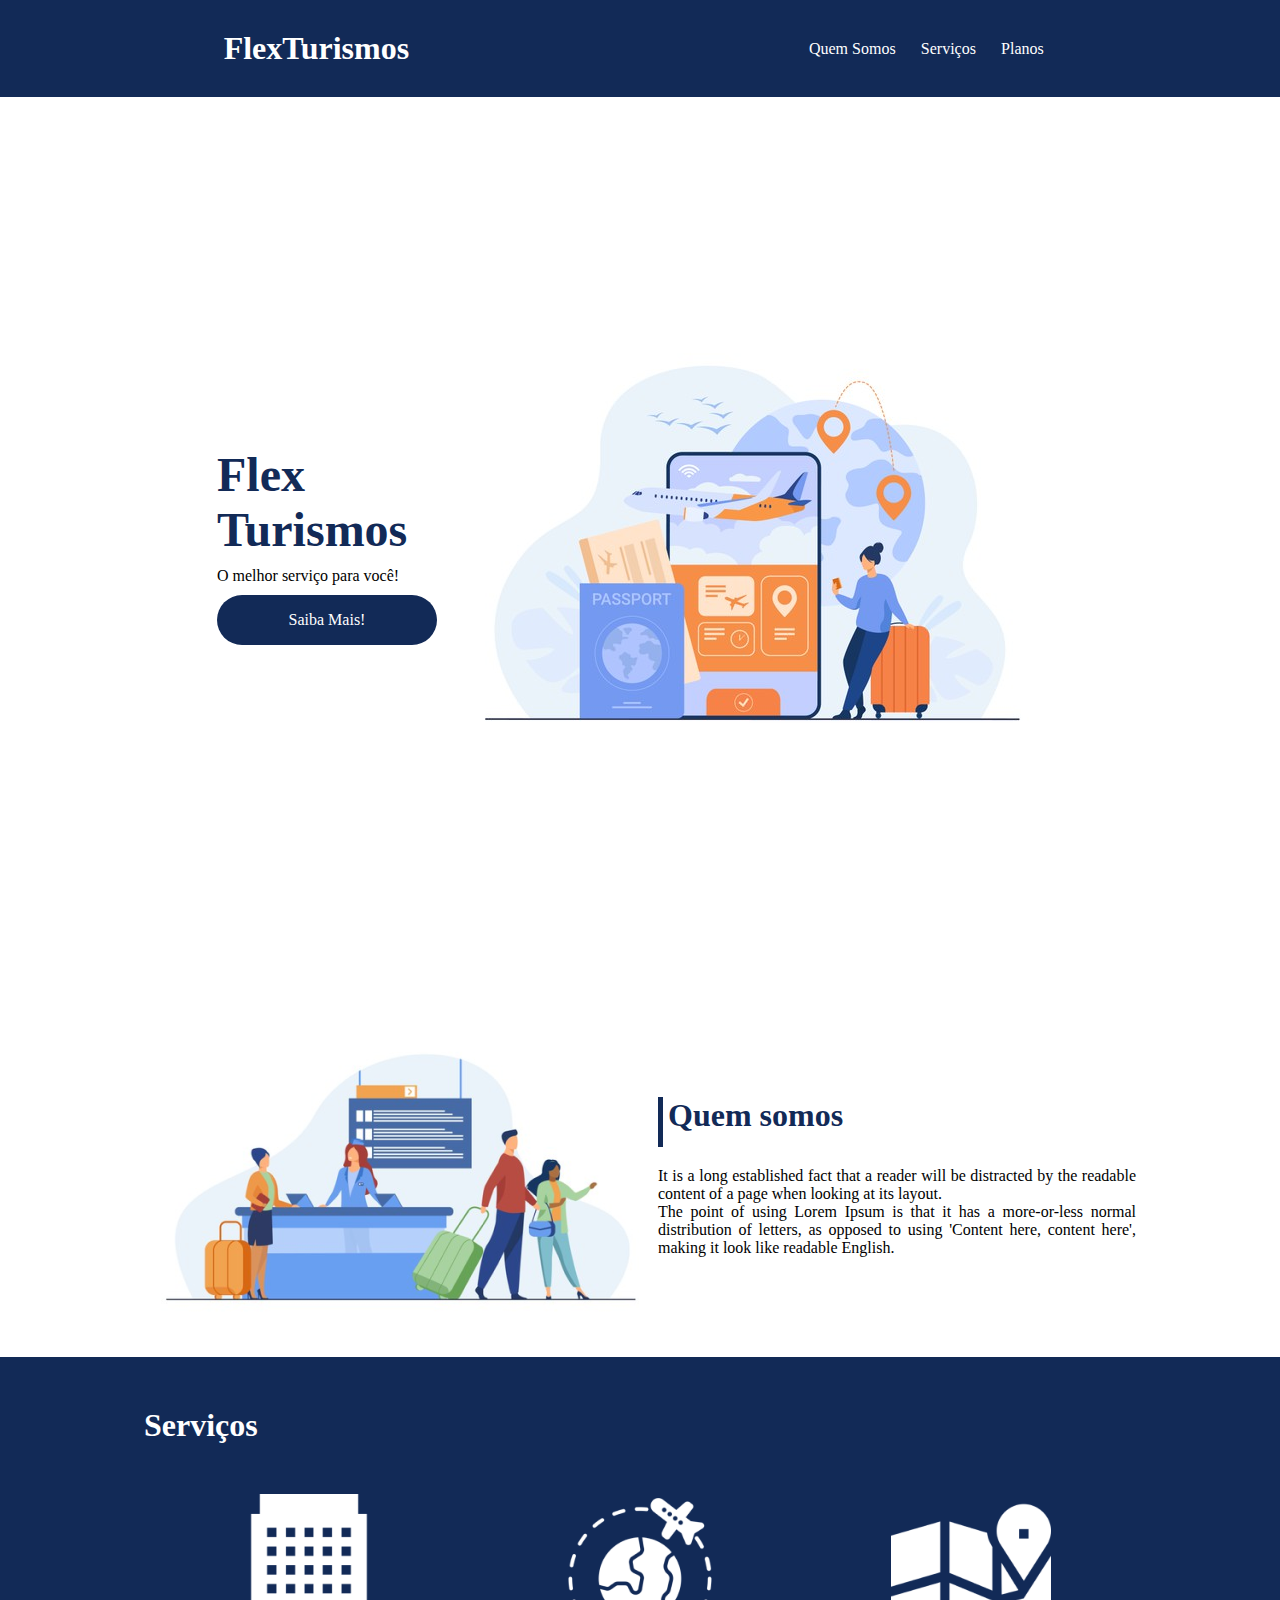
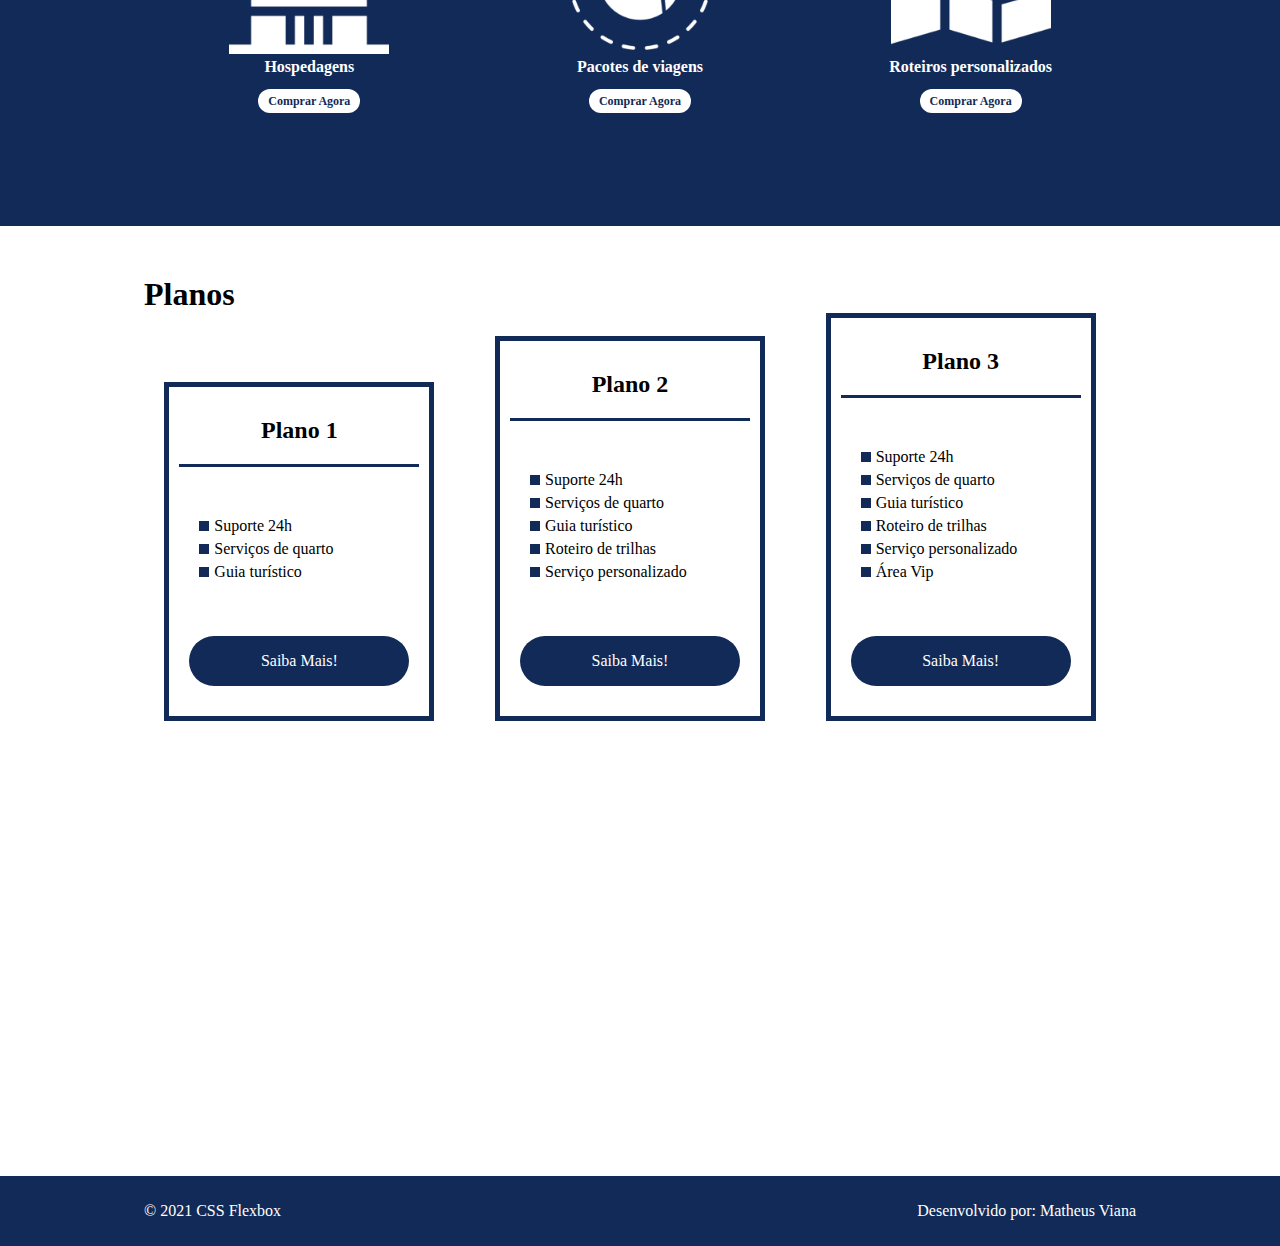
<file: Flex Projeto/index.html>
<!DOCTYPE html>
<html lang="pt-br">

<head>
    <meta charset="UTF-8">
    <meta name="viewport" content="width=device-width, initial-scale=1.0">
    <title>Flex Turismos</title>
    <link rel="stylesheet" href="./style.css">
</head>

<body>
    <header>
        <div class="menu">
            <div>
                <h1>FlexTurismos</h1>
            </div>
            <ul class="list-items">
                <li><a href="#quem-somos">Quem Somos</a></li>
                <li><a href="#servicos">Serviços</a></li>
                <li><a href="#planos">Planos</a></li>
            </ul>
        </div>

    </header>

    <main>

        <div class="flex-container apresentacao">
            <div class="texto-apresentacao">
                <h1>Flex <br>Turismos</h1>
                <p>O melhor serviço para você!</p>
                <a class="btn" href="">Saiba Mais!</a>
            </div>

            <div>
                <div><img src="./images/0-main.png" alt="banner de apresentação"></div>
            </div>
        </div>

        <div id="quem_somos" class="flex-container">
            <div>
                <img src="./images/1-quem-somos.png" alt="balcão de atendimento">
            </div>

            <div>
                <h2>Quem somos</h2>
                <p>It is a long established fact that a reader will be distracted by the readable content of a page when
                    looking at its layout. </p>
                <p>The point of using Lorem Ipsum is that it has a more-or-less normal distribution of letters, as
                    opposed
                    to using 'Content here, content here', making it look like readable English.</p>
            </div>
        </div>

        <div class="container-externo">

            <div class="flex-container" id="servicos">
                <div>
                    <h2>Serviços</h2>
                </div>

                <div class="list-servicos">
                    <div class="item-servico">
                        <div><img src="./images/icon-2.png" alt="hospedagens"></div>
                        <p>Hospedagens</p>
                        <a href="#">Comprar Agora</a>
                    </div>

                    <div class="item-servico">
                        <div><img src="./images/icon-1.png" alt="pacote de viagens"></div>
                        <p>Pacotes de viagens</p>
                        <a href="#">Comprar Agora</a>
                    </div>

                    <div class="item-servico">
                        <div><img src="./images/icon-3.png" alt="roteiros personalizados"></div>
                        <p>Roteiros personalizados</p>
                        <a href="#">Comprar Agora</a>
                    </div>

                </div>
            </div>
        </div>

        <div id="planos" class="flex-container">

            <div>
                <h2>Planos</h2>
            </div>

            <div class="list-planos">

                <div class="item-plano">
                    <h3>Plano 1</h3>
                    <ul>
                        <li>Suporte 24h</li>
                        <li>Serviços de quarto</li>
                        <li>Guia turístico</li>
                    </ul>
                    <a class="btn" href="#">Saiba Mais!</a>
                </div>

                <div class="item-plano">
                    <h3>Plano 2</h3>
                    <ul>
                        <li>Suporte 24h</li>
                        <li>Serviços de quarto</li>
                        <li>Guia turístico</li>
                        <li>Roteiro de trilhas</li>
                        <li>Serviço personalizado</li>
                    </ul>
                    <a class="btn" href="#">Saiba Mais!</a>
                </div>

                <div class="item-plano">
                    <h3>Plano 3</h3>
                    <ul>
                        <li>Suporte 24h</li>
                        <li>Serviços de quarto</li>
                        <li>Guia turístico</li>
                        <li>Roteiro de trilhas</li>
                        <li>Serviço personalizado</li>
                        <li>Área Vip</li>
                    </ul>
                    <a class="btn" href="#">Saiba Mais!</a>
                </div>
            </div>

        </div>


    </main>

    <footer>
        <div  class="flex-container footer">
            <p>&copy; 2021 CSS Flexbox</p>
            <p>Desenvolvido por: Matheus Viana</p>
        </div>

    </footer>
</body>

</html>
</file>
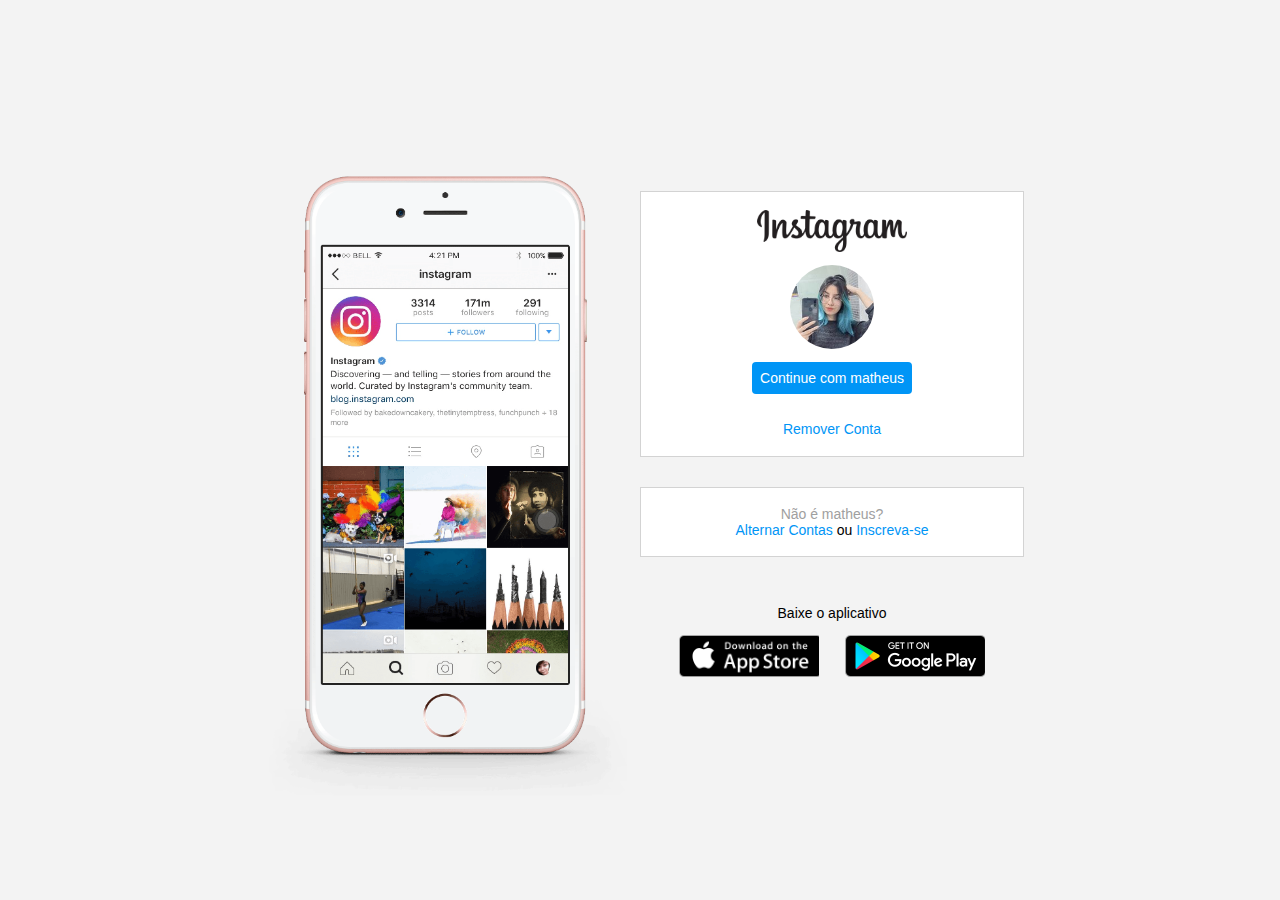
<file: Instagram Clone/index.html>
<!DOCTYPE html>
<html lang="en">

<head>
    <meta charset="UTF-8">
    <meta http-equiv="X-UA-Compatible" content="IE=edge">
    <meta name="viewport" content="width=device-width, initial-scale=1.0">
    <title>Instagram | Login</title>

    <link rel="stylesheet" href="style.css">
</head>

<body>
    <div class="instagram-wrapper">
        <div class="instagram-phone">
            <img src="img/instagram-celular.png" alt="instagram-celular">
        </div>

        <div class="instagram-continue">
            <div class="group">
                <img src="img/instagram-logo.png" class="instagram-logo" alt="instragram logo">

                <div class="profile-photo">
                    <img src="img/perfil-instagram.jpg" alt="foto de perfil">
                </div>

                <a href="" class="instagram-login">Continue com matheus</a>
                <a href="" class="instagram-logout">Remover Conta</a>
            </div>

            <div class="group">
                <p class="not-account">Não é matheus?</p>

                <p class="notaccount">
                    <span class="link-blue">Alternar Contas</span>
                    ou
                    <span class="link-blue">Inscreva-se</span>
                </p>
            </div>

            <div class="get-the-app">
                <p class="get-app">Baixe o aplicativo</p>

                <div class="download">
                    <a href="" class="app-download"></a>
                    <a href="" class="app-download"></a>
                </div>
            </div>
        </div>
    </div>
</body>

</html>
</file>
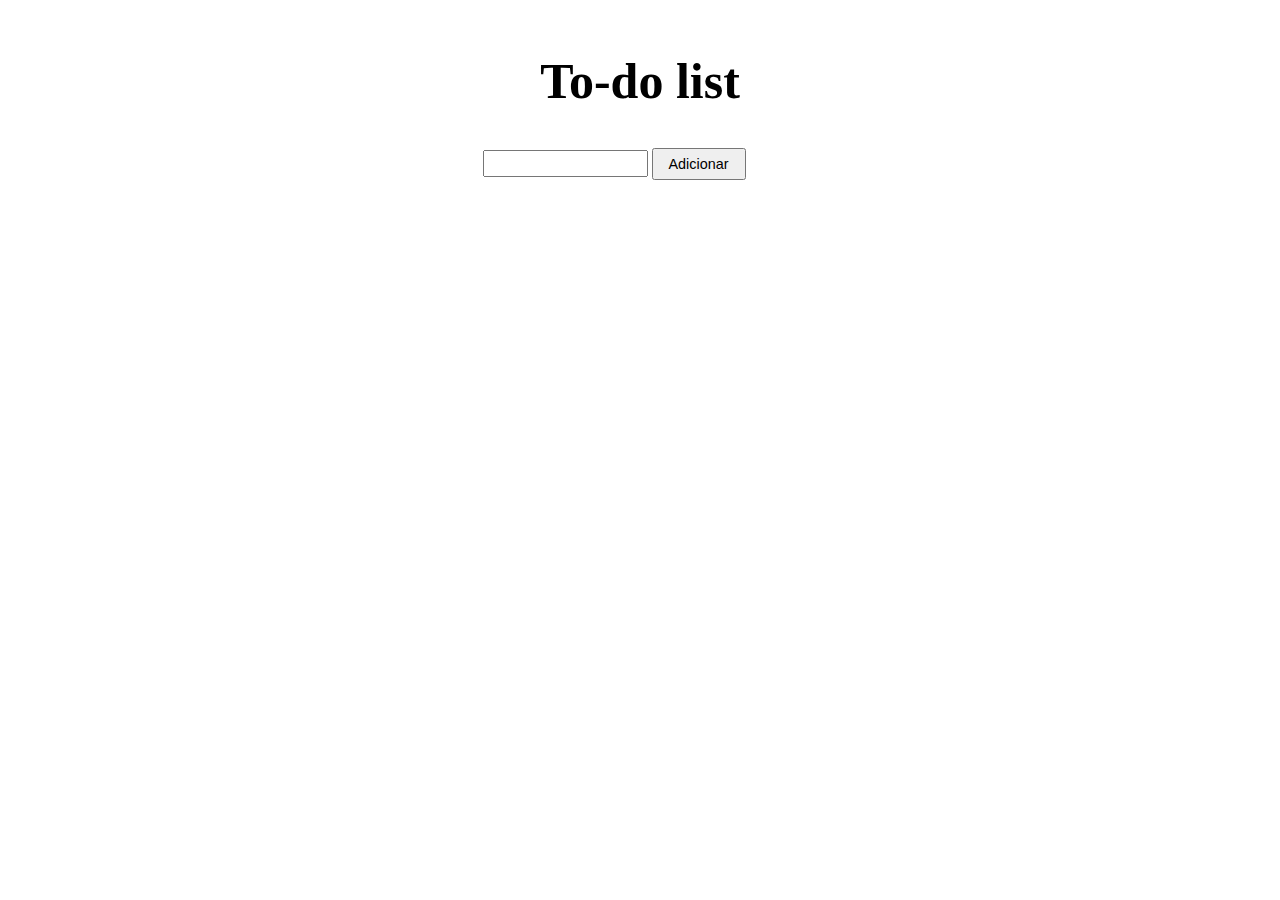
<file: to-do-list/index.html>
<!DOCTYPE html>
<html lang="en">

<head>
    <meta charset="UTF-8">
    <meta http-equiv="X-UA-Compatible" content="IE=edge">
    <meta name="viewport" content="width=device-width, initial-scale=1.0">
    <title>To do List</title>

    <script src="script.js"></script>

    <link rel="stylesheet" href="style.css">
</head>

<body>
    <div class="container">
        <h1>To-do list</h1>
        <div class="content">
            <input type="text" id="task">     

            <input type="button" onclick="addTask()" value="Adicionar">
        </div>

        <div id="to-do-list">

        </div>
    </div>
</body>

</html>
</file>
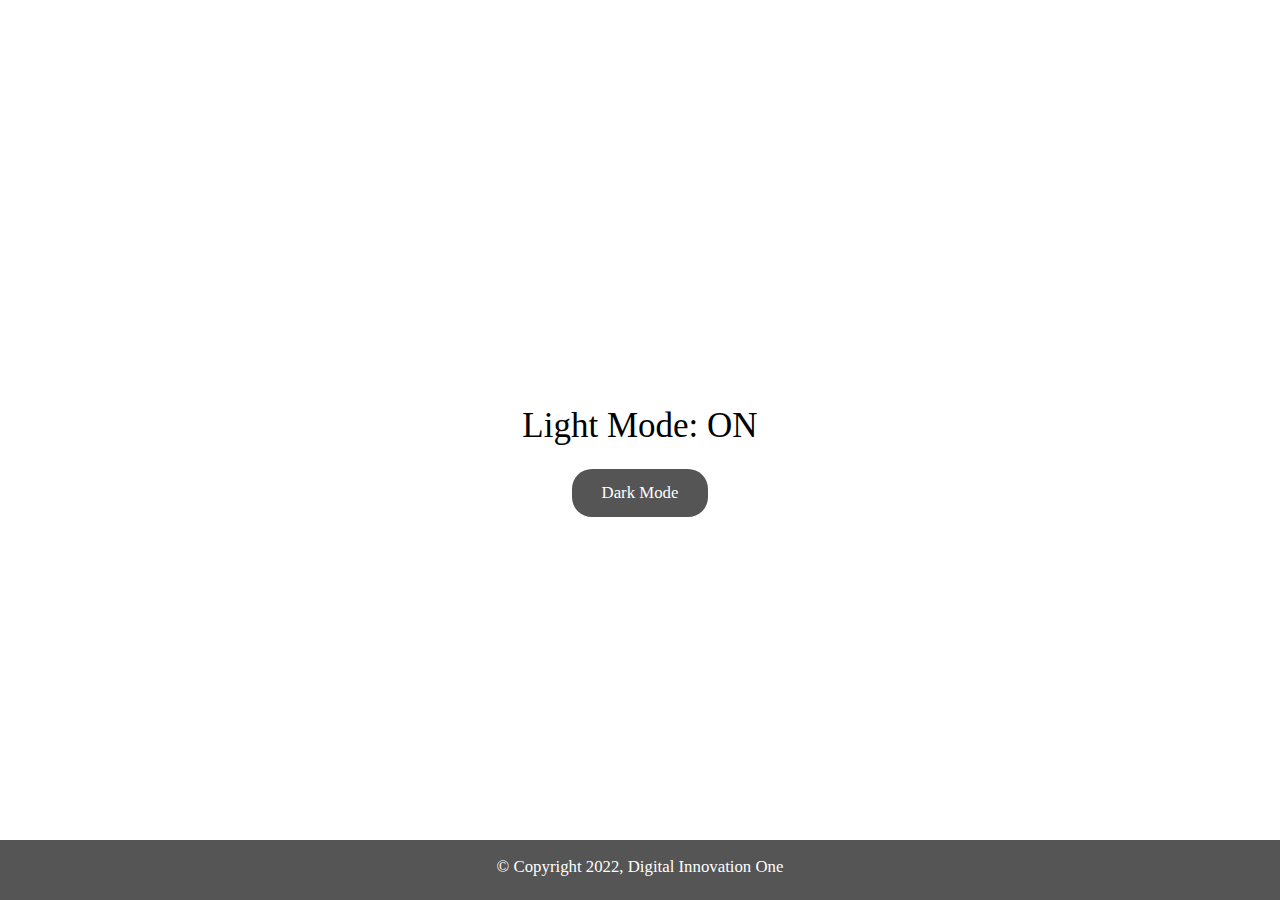
<file: Javascript Activities/Dark Mode/index.html>
<!DOCTYPE html>
<html lang="en">

<head>
    <meta charset="UTF-8">
    <meta http-equiv="X-UA-Compatible" content="IE=edge">
    <meta name="viewport" content="width=device-width, initial-scale=1.0">
    <title>Dark Mode</title>

    <link rel="stylesheet" href="style.css">
    
    <script defer src="script.js"></script>

</head>

<body>
    <main>
        <h1 id="page-title">Light Mode: ON</h1>
        <button id="mode-selector">Dark Mode</button>
    </main>


    <footer>
        <p>&copy; Copyright 2022, Digital Innovation One</p>
    </footer>

</body>

</html>
</file>
<file: Flex Projeto/style.css>
/* GLOBAL */
/* --------------------------- */

* {
    margin: 0;
    padding: 0;
    font-family: 'Roboto';
}

ul {
    list-style: none;
    margin: 0;
    padding: 0;
}


ul li a {
    text-decoration: none;
}

/* --------------------------- */
/* CLASSES GENERICAS */
/* --------------------------- */

.btn {
    color: white;
    background-color: #122a57;
    width: 220px;
    border-radius: 30px;
    display: block;
    text-align: center;
    text-decoration: none;
    height: 50px;
    line-height: 50px;
    margin-top: 10px;
}

.flex-container {
    display: flex;
    max-width: 992px;
    width: 100%;
    margin: auto;
}

/* --------------------------- */
/* HEADER */
/* --------------------------- */

header {
    background-color: #122a57;
    align-items: center;
    color: white;
    padding: 30px;
}

header .list-items {
    display: flex;
    max-width: 260px;
    width: 100%;
    justify-content: space-around;
}

header .list-items li a {
    color: white;
}

header .menu {
    display: flex;
    align-items: center;
    justify-content: space-around;
}

/* --------------------------- */
/* HOME  */
/* --------------------------- */

.apresentacao {
    height: 100vh;
    justify-content: center;
    align-items: center;
}

.apresentacao .texto-apresentacao {
    min-height: 200px;
    align-self: center;
}

.texto-apresentacao h1 {
    color: #122a57;
    margin-bottom: 10px;
    font-size: 48px;
}

/* --------------------------- */
/* QUEM SOMOS */
/* --------------------------- */

#quem_somos {
    justify-content: space-between;
    align-items: center;
}

#quem_somos p {
    text-align: justify;
}

#quem_somos h2 {
    font-size: 32px;
    color: #122a57;
    display: flex;
    margin-bottom: 20px;
}

#quem_somos h2::before {
    content: "";
    height: 50px;
    width: 5px;
    background-color: #122a57;
    margin-right: 5px;
    position: relative;
}

#quem_somos img {
    min-width: 420px;
}

/* --------------------------- */
/* SERVICOS */
/* --------------------------- */

.container-externo {
    background-color: #122a57;
}

#servicos h2 {
    color: white;
    font-size: 32px;
    margin-bottom: 50px;
}

#servicos {
    padding-top: 50px;
    padding-bottom: 100px;
    flex-direction: column;
}

#servicos .list-servicos {
    display: flex;

    justify-content: space-around;
}

#servicos .list-servicos .item-servico {
    text-align: center;
}

#servicos .item-servico p {
    color: white;
    font-weight: 700;
}
#servicos 
.item-servico a {
    background-color: white;
    width: 220px;
    height: 50px;
    border-radius: 30px;
    text-align: center;
    line-height: 50px;
    padding: 5px 10px;
    color: #122a57;
    font-size: 12px;
    font-weight: 700;
    text-decoration: none;
}

#servicos .item-servico img {
    width: 80%;
    margin: auto;
}

/* --------------------------- */
/* PLANOS */
/* --------------------------- */

#planos {
    flex-direction: column;
    min-height: 100vh;
    padding-top: 50px;
}

#planos h2 {
    font-size: 32px;
}

#planos .item-plano .btn {
    margin: auto;
    margin-bottom: 20px;
    text-align: center;
}

#planos .list-planos {
    display: flex;
    align-items: flex-end;
    justify-content: space-around;
}

#planos .list-planos .item-plano {
    flex: 1;
    border: 5px solid #122a57;
    margin-right: 20px;

    padding: 10px;
    max-width: 240px;
}

#planos .item-plano h3 {
    font-size: 24px;
    display: flex;
    flex-direction: column;
    text-align: center;
    margin-top: 20px;
}

#planos .item-plano h3::after {
    content: "";
    background-color: #122a57;
    width: 100%;
    height: 3px;
    margin-top: 20px;
}

#planos .item-plano ul {
    display: flex;
    flex-direction: column;
    padding: 10px 20px;
    margin-top: 40px;
    margin-bottom: 40px;
}


#planos .item-plano ul li {
    display: flex;
    flex-wrap: nowrap;
    align-items: center;
    margin-bottom: 5px;
}

#planos .item-plano ul li::before {
    content: "";
    width: 10px;
    height: 10px;
    background-color: #122a57;
    margin-right: 5px;
}

/* FOOTER */

footer {
    background-color: #122a57;
    height: 70px;
    display: flex;
    align-items: center;
}

footer .footer {
    justify-content: space-between;
    color: white;
}
</file>
<file: Instagram Clone/style.css>
/* GENERAL */

* {
    padding: 0;
    margin: 0;
    box-sizing: border-box;
    text-decoration: none;
    font-family: sans-serif;
    font-size: 14px;
}

body{
    width: 100%;
    min-height: 100vh;
    background-color: rgb(243, 243, 243);
    display: flex;
    justify-content: center;
}

.instagram-wrapper{
    display: flex;
    align-items: center;
    justify-content: start;
    width: 60%;
    height: 100vh;
}

.instagram-phone{
    display: flex;
    align-items: center;
    justify-content: center;
    width: 50%;
}

.instagram-phone img{
    height: 50rem;
}

.instagram-continue {
    display: flex;
    align-items: center;
    justify-content: space-around;
    flex-direction: column;
    width: 50%;
    min-height: 34rem;
}

.group{
    display: flex;
    justify-content: space-between;
    align-items: center;
    flex-direction: column;
    background-color: white;
    width: 100%;
    padding: 1.3rem 0;
    border: 1px solid lightgray;
    margin-bottom: 30px;
}

.group:nth-child(1){
    min-height: 19rem;
}

.instagram-logo{
    height: 3rem;
}

.profile-photo img{ 
    display: flex;
    justify-content: center;
    align-items: center;
    border-radius: 50%;
    height: 6rem;
}

.instagram-login{
    background-color: #0095f6;
    color: white;
    padding: 8px;
    border-radius: 4px;
}

.instagram-logout{
    color: #0095f6;
    margin-top: 1rem;
}


.not-account{
    color: rgb(160, 160, 160);
}

.link-blue {
    color: #0095f6;
}

.get-the-app{
    display: flex;
    flex-direction: column;
    align-items: center;
    justify-content: center;
    width: 100%;
    padding: 1.3rem 0;
}

.download {
    display: flex;
    width: 100%;
    justify-content: space-evenly;
    align-items: center;
    padding: 1rem;
}

.app-download{
    height: 3rem;
    width: 10rem;
    background-size: cover;
}

.app-download:nth-child(1){
    background-image: url(img/apple-button.png);
}

.app-download:nth-child(2){
    background-image: url(img/googleplay-button.png);
}


/* media queries */

@media (max-width: 1024px) 
{
    .instagram-wrapper{
        width: 90%;
    }
}

@media (max-width: 650px){

    body{
        background-color: white;
    }

    .instagram-wrapper{
        width: 90%;
    }

    .instagram-phone{
        display: none;
    }

    .instagram-continue{
        width: 100%;
    }

    .group{
        border: 1px solid  transparent;
    }
}
</file>
<file: to-do-list/style.css>
body {
    font-family: 'Roboto';
    font-size: 14px;
}

.container h1{
    font-size: 50px;
    text-align: center;
}

.container{
    margin: auto;
    display: flex;
    justify-content: center;
    flex-direction: column;
    width: 320px;
    padding: 10px;
    gap: 5px;
}

.container .content{
    margin: auto;
}


input{
    font-size: 1.1rem;
}

input[type="text"]{
        width: 50%;
}

input[type="button"]{
    font-size: 0.9rem;
    height: 2rem;
    width: 30%;
}
</file>
<file: Javascript Activities/Dark Mode/style.css>
* {
    font-family: 'Roboto';
}

html,
body {
    height: 100%;
}



main {
    text-align: center;
}

.dark-mode {
    background-color: black;
    color: white;
}

body {
    font-size: 14px;
    margin: 0;
    padding: 0;
    display: flex;
    justify-content: center;
    align-items: center;
}

#page-title {
    font-size: 35px;
    font-weight: 300;
}

#mode-selector {
    padding: 14px 30px;
    color: white;
    background-color: #555555;
    border: none;
    font-size: 1.05rem;
    border-radius: 20px;
    transition: 1s all;
}

#mode-selector:hover {
    background-color: black;
    cursor: pointer;
}

footer {
    position: absolute;
    bottom: 0;
    text-align: center;
    width: 100%;
    height: 60px;
    background-color: #555555;
    color: white;
}

footer p {
    font-size: 1.05rem;
}
</file>
